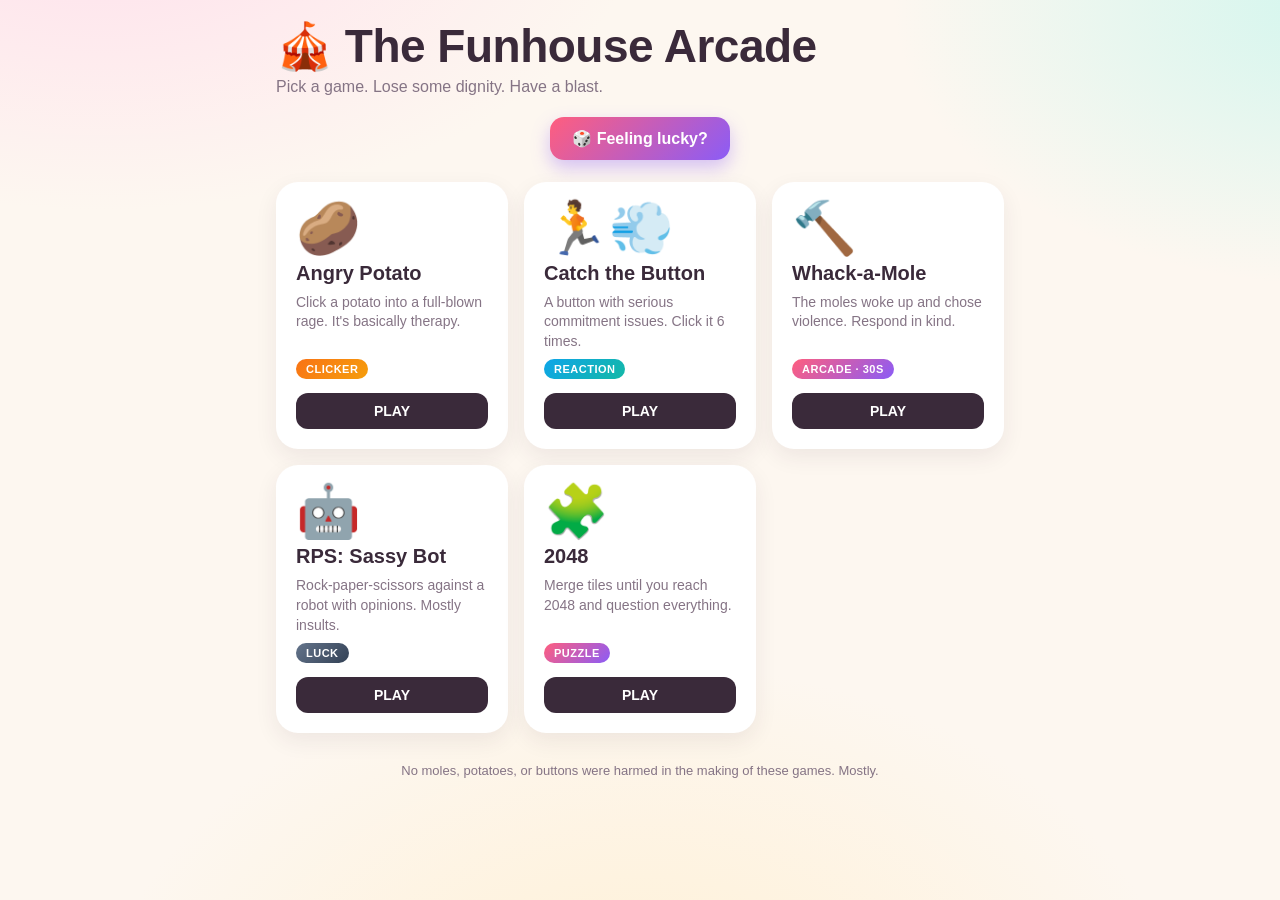
<file: index.html>
<!DOCTYPE html>
<html lang="en">
<head>
  <meta charset="UTF-8" />
  <meta name="viewport" content="width=device-width, initial-scale=1.0" />
  <title>Funhouse Arcade</title>
  <link rel="stylesheet" href="arcade.css" />
  <style>
    .cards {
      display: grid;
      grid-template-columns: repeat(auto-fill, minmax(210px, 1fr));
      gap: 16px;
      margin-top: 22px;
    }
    .card {
      background: var(--card);
      border-radius: 22px;
      padding: 20px;
      text-decoration: none;
      color: var(--ink);
      box-shadow: 0 8px 22px rgba(60, 40, 60, 0.08);
      display: flex;
      flex-direction: column;
      gap: 8px;
      transition: transform 0.15s ease, box-shadow 0.15s ease;
    }
    .card:hover { transform: translateY(-6px); box-shadow: 0 16px 34px rgba(60, 40, 60, 0.14); }
    .card .emoji { font-size: 52px; line-height: 1; }
    .card h2 { font-size: 20px; font-weight: 900; }
    .card .tagline { color: var(--muted); font-size: 14px; line-height: 1.4; flex: 1; }
    .card .tag {
      align-self: flex-start;
      font-size: 11px;
      font-weight: 800;
      letter-spacing: 0.5px;
      text-transform: uppercase;
      color: #fff;
      background: linear-gradient(135deg, var(--pink), var(--purple));
      padding: 4px 10px;
      border-radius: 999px;
    }
    .card .tag.teal  { background: linear-gradient(135deg, #0ea5e9, var(--teal)); }
    .card .tag.amber { background: linear-gradient(135deg, #f97316, var(--amber)); }
    .card .tag.ink   { background: linear-gradient(135deg, #64748b, #334155); }
    .play {
      margin-top: 6px;
      text-align: center;
      font-weight: 900;
      color: #fff;
      background: var(--ink);
      border-radius: 12px;
      padding: 10px;
      font-size: 14px;
    }
    .random-row { display: flex; justify-content: center; margin-top: 18px; }
    .footer { margin-top: 30px; text-align: center; color: var(--muted); font-size: 13px; }
  </style>
</head>
<body>
  <div class="wrap">
    <header>
      <h1>🎪 The Funhouse Arcade</h1>
      <p class="sub">Pick a game. Lose some dignity. Have a blast.</p>
    </header>

    <div class="random-row">
      <button class="btn" id="random-game" type="button">🎲 Feeling lucky?</button>
    </div>

    <section class="cards">
      <a class="card" href="potato-rage.html">
        <span class="emoji">🥔</span>
        <h2>Angry Potato</h2>
        <p class="tagline">Click a potato into a full-blown rage. It's basically therapy.</p>
        <span class="tag amber">Clicker</span>
        <span class="play">PLAY</span>
      </a>

      <a class="card" href="catch-the-button.html">
        <span class="emoji">🏃💨</span>
        <h2>Catch the Button</h2>
        <p class="tagline">A button with serious commitment issues. Click it 6 times.</p>
        <span class="tag teal">Reaction</span>
        <span class="play">PLAY</span>
      </a>

      <a class="card" href="whack-a-mole.html">
        <span class="emoji">🔨</span>
        <h2>Whack-a-Mole</h2>
        <p class="tagline">The moles woke up and chose violence. Respond in kind.</p>
        <span class="tag">Arcade · 30s</span>
        <span class="play">PLAY</span>
      </a>

      <a class="card" href="rps-bot.html">
        <span class="emoji">🤖</span>
        <h2>RPS: Sassy Bot</h2>
        <p class="tagline">Rock-paper-scissors against a robot with opinions. Mostly insults.</p>
        <span class="tag ink">Luck</span>
        <span class="play">PLAY</span>
      </a>

      <a class="card" href="2048.html">
        <span class="emoji">🧩</span>
        <h2>2048</h2>
        <p class="tagline">Merge tiles until you reach 2048 and question everything.</p>
        <span class="tag">Puzzle</span>
        <span class="play">PLAY</span>
      </a>
    </section>

    <footer class="footer">No moles, potatoes, or buttons were harmed in the making of these games. Mostly.</footer>
  </div>

  <script>
    var games = ["potato-rage.html", "catch-the-button.html", "whack-a-mole.html", "rps-bot.html", "2048.html"];
    document.getElementById("random-game").addEventListener("click", function () {
      window.location.href = games[Math.floor(Math.random() * games.length)];
    });
  </script>
</body>
</html>
</file>
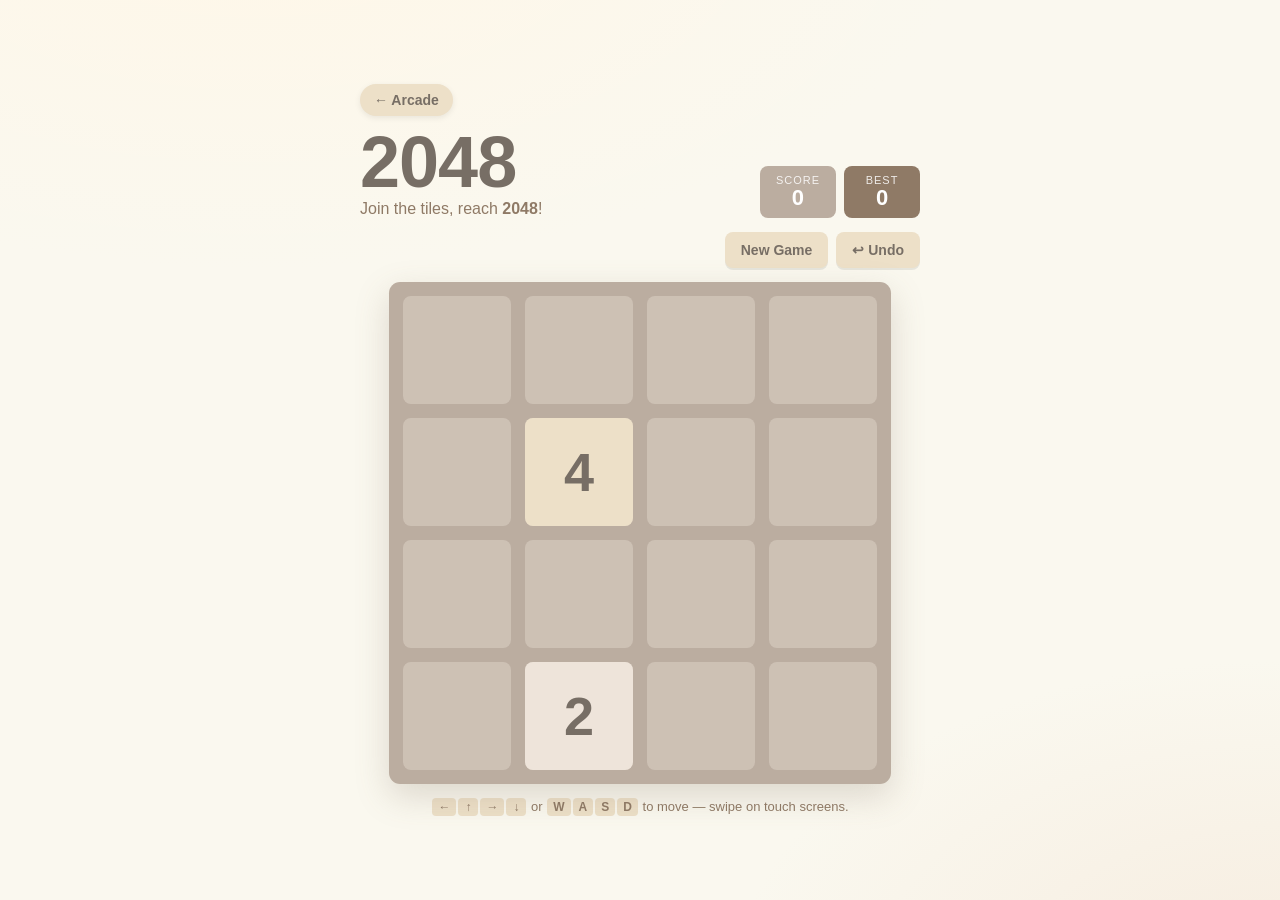
<file: 2048.html>
<!DOCTYPE html>
<html lang="en">
<head>
  <meta charset="UTF-8" />
  <meta name="viewport" content="width=device-width, initial-scale=1.0, maximum-scale=1.0, user-scalable=no" />
  <title>2048 — Puzzle Game</title>
  <link rel="stylesheet" href="style.css" />
</head>
<body>
  <main class="app">
    <a class="arcade-back" href="index.html">← Arcade</a>
    <header class="top">
      <div class="brand">
        <h1>2048</h1>
        <p class="tagline">Join the tiles, reach <strong>2048</strong>!</p>
      </div>

      <div class="scores">
        <div class="score-box">
          <span class="score-label">Score</span>
          <span class="score-value" id="score">0</span>
        </div>
        <div class="score-box best">
          <span class="score-label">Best</span>
          <span class="score-value" id="best">0</span>
        </div>
      </div>
    </header>

    <div class="controls">
      <button class="btn" id="new-game" type="button">New Game</button>
      <button class="btn" id="undo" type="button" title="Undo last move">↩ Undo</button>
    </div>

    <section class="board-wrap">
      <div class="board" id="board">
        <div class="grid" aria-hidden="true">
          <div class="cell"></div><div class="cell"></div><div class="cell"></div><div class="cell"></div>
          <div class="cell"></div><div class="cell"></div><div class="cell"></div><div class="cell"></div>
          <div class="cell"></div><div class="cell"></div><div class="cell"></div><div class="cell"></div>
          <div class="cell"></div><div class="cell"></div><div class="cell"></div><div class="cell"></div>
        </div>
        <div class="tiles" id="tiles"></div>

        <div class="overlay" id="overlay" hidden>
          <div class="overlay-card">
            <h2 id="overlay-title">You win!</h2>
            <p id="overlay-text"></p>
            <div class="overlay-actions">
              <button class="btn primary" id="overlay-primary">Keep going</button>
              <button class="btn" id="overlay-secondary">New Game</button>
            </div>
          </div>
        </div>
      </div>
    </section>

    <footer class="hint">
      <p><span class="key">←</span><span class="key">↑</span><span class="key">→</span><span class="key">↓</span>
         or <span class="key">W</span><span class="key">A</span><span class="key">S</span><span class="key">D</span>
         to move — swipe on touch screens.</p>
    </footer>
  </main>

  <script src="game.js"></script>
</body>
</html>
</file>
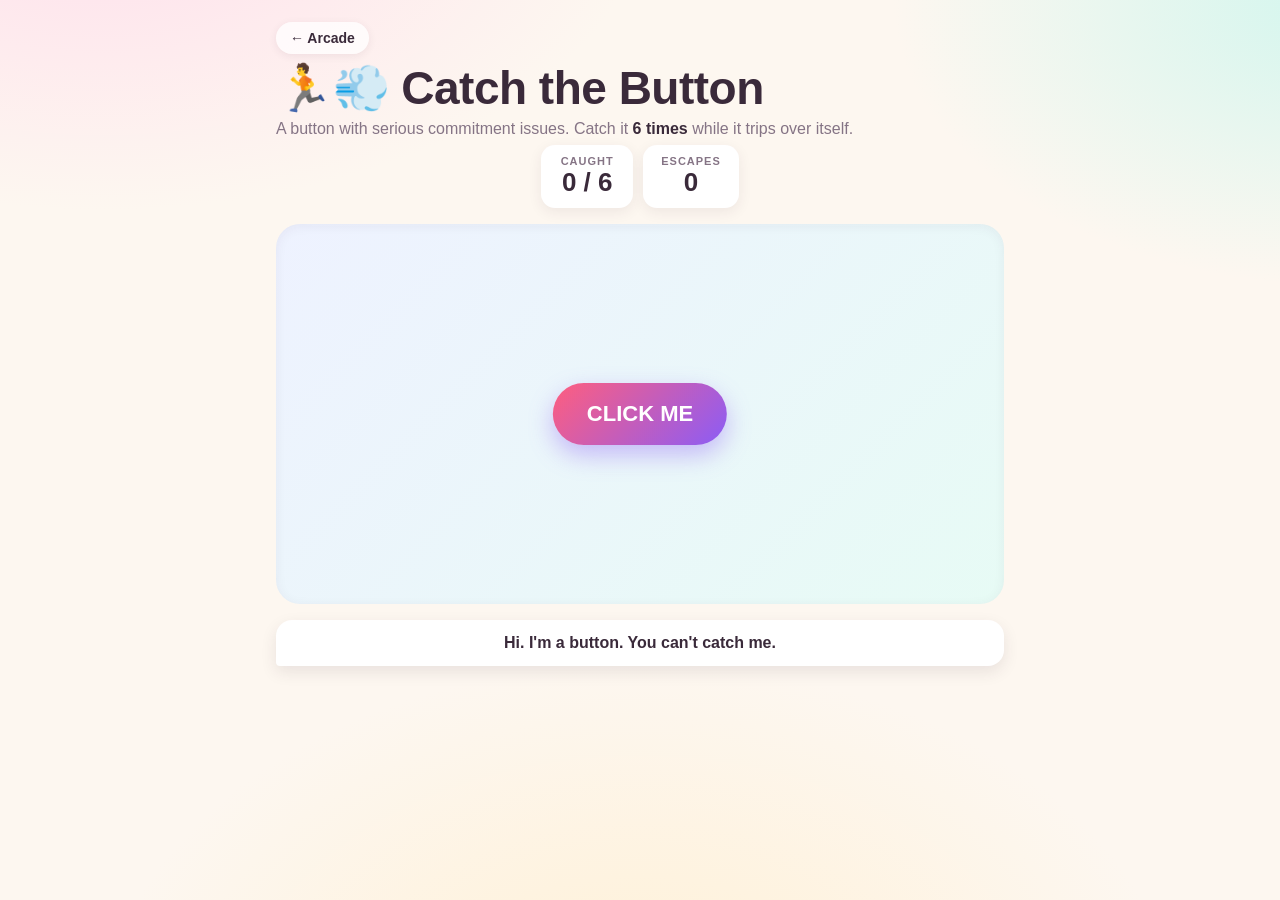
<file: catch-the-button.html>
<!DOCTYPE html>
<html lang="en">
<head>
  <meta charset="UTF-8" />
  <meta name="viewport" content="width=device-width, initial-scale=1.0" />
  <title>Catch the Button — Funhouse Arcade</title>
  <link rel="stylesheet" href="arcade.css" />
  <style>
    .arena {
      position: relative;
      height: 380px;
      background: linear-gradient(135deg, #eef2ff, #e7fbf5);
      border-radius: 24px;
      margin-top: 14px;
      box-shadow: inset 0 2px 12px rgba(60, 40, 60, 0.06);
      overflow: hidden;
      touch-action: none;
    }
    .target {
      position: absolute;
      left: 50%;
      top: 50%;
      transform: translate(-50%, -50%);
      padding: 18px 34px;
      font: inherit;
      font-size: 22px;
      font-weight: 900;
      color: #fff;
      border: none;
      border-radius: 999px;
      cursor: pointer;
      background: linear-gradient(135deg, #ff5e7e, #8b5cf6);
      box-shadow: 0 10px 24px rgba(139, 92, 246, 0.4);
      transition: left 0.14s ease, top 0.14s ease;
      white-space: nowrap;
    }
    .target.tripped {
      background: linear-gradient(135deg, #f59e0b, #f97316);
      animation: wobble 0.4s ease;
    }
    @keyframes wobble {
      0%, 100% { transform: translate(-50%, -50%) rotate(0deg); }
      25%      { transform: translate(-52%, -50%) rotate(-8deg); }
      75%      { transform: translate(-48%, -50%) rotate(8deg); }
    }
    .bubble { margin-top: 16px; }
    .bubble.caught { background: #fff7e6; }
    .bubble.trip { background: #eafaf5; }
  </style>
</head>
<body>
  <div class="wrap">
    <div class="topbar"><a class="back" href="index.html">← Arcade</a></div>
    <h1>🏃💨 Catch the Button</h1>
    <p class="sub">A button with serious commitment issues. Catch it <strong>6 times</strong> while it trips over itself.</p>

    <div class="stat-bar">
      <div class="stat-box"><span class="label">Caught</span><span class="value" id="caught">0 / 6</span></div>
      <div class="stat-box"><span class="label">Escapes</span><span class="value" id="escapes">0</span></div>
    </div>

    <div class="arena" id="arena">
      <button class="target" id="target" type="button">CLICK ME</button>
    </div>

    <div class="bubble" id="bubble">Hi. I'm a button. You can't catch me.</div>
  </div>

  <div class="overlay" id="overlay" hidden>
    <div class="overlay-card">
      <div class="emoji">🏆</div>
      <h2>You caught it!</h2>
      <p id="overlay-text"></p>
      <button class="btn" id="again" type="button">Play again</button>
    </div>
  </div>

  <script>
    (function () {
      var arena = document.getElementById("arena");
      var target = document.getElementById("target");
      var caughtEl = document.getElementById("caught");
      var escapesEl = document.getElementById("escapes");
      var bubble = document.getElementById("bubble");
      var overlay = document.getElementById("overlay");
      var overlayText = document.getElementById("overlay-text");
      var again = document.getElementById("again");

      var GOAL = 6;

      var TAUNTS = [
        "Nope!", "Too slow, human.", "You call that clicking?", "My grandma dodges better.",
        "Nah-uh!", "Catch me if you can!", "Is that all you've got?", "I've seen faster fingers.",
        "Nice try, champ.", "404: click not found.", "You missed! Again.", "Keep practicing.",
        "I'm basically a ninja.", "Too easy. For me."
      ];
      var TRIPS = [
        "Oops! I tripped! QUICK!", "My shoelace! NOW'S YOUR CHANCE!", "*pretends to faint*",
        "Wait, my batteries! Oh no!"
      ];
      var CAUGHT_LINES = [
        "Caught! …I let you win.", "Fine. You got me. Happy?", "I wanted to be caught, obviously.",
        "This is humiliating.", "I demand a lawyer.", "Okay okay, you win this one."
      ];

      var caught = 0, escapes = 0, tripped = false, tripTimer = null, done = false;

      function rand(arr) { return arr[Math.floor(Math.random() * arr.length)]; }

      function say(text, tone) {
        bubble.textContent = text;
        bubble.className = "bubble" + (tone ? " " + tone : "");
      }

      function move() {
        var pad = 14;
        var maxX = arena.clientWidth - target.offsetWidth - pad * 2;
        var maxY = arena.clientHeight - target.offsetHeight - pad * 2;
        var x = pad + Math.random() * Math.max(0, maxX);
        var y = pad + Math.random() * Math.max(0, maxY);
        target.style.left = x + "px";
        target.style.top = y + "px";
        target.style.transform = "translate(-50%,-50%) rotate(" + (Math.random() * 28 - 14) + "deg)";
      }

      function untrip() {
        tripped = false;
        clearTimeout(tripTimer);
        target.classList.remove("tripped");
        target.textContent = "CLICK ME";
      }

      function trip() {
        tripped = true;
        target.classList.add("tripped");
        target.textContent = "…OW";
        say(rand(TRIPS), "trip");
        tripTimer = setTimeout(untrip, 1100);
      }

      function maybeDodge(pointerType) {
        if (done || tripped) return;
        if (Math.random() < 0.26) {
          trip();
          return;
        }
        escapes++;
        escapesEl.textContent = escapes;
        move();
        say(rand(TAUNTS));
      }

      target.addEventListener("pointerenter", function (e) {
        if (e.pointerType !== "touch") maybeDodge();
      });
      target.addEventListener("pointerdown", function (e) {
        if (e.pointerType === "touch") maybeDodge();
      });

      target.addEventListener("click", function () {
        if (done || !tripped) return;
        untrip();
        caught++;
        caughtEl.textContent = caught + " / " + GOAL;
        say(rand(CAUGHT_LINES), "caught");
        if (caught >= GOAL) {
          done = true;
          overlayText.textContent = "You clicked the unclickable " + GOAL + " times. The button has filed a complaint but admits defeat.";
          overlay.hidden = false;
        } else {
          move();
        }
      });

      function reset() {
        caught = 0;
        escapes = 0;
        done = false;
        tripped = false;
        caughtEl.textContent = "0 / " + GOAL;
        escapesEl.textContent = "0";
        overlay.hidden = true;
        clearTimeout(tripTimer);
        target.classList.remove("tripped");
        target.textContent = "CLICK ME";
        target.style.left = "50%";
        target.style.top = "50%";
        target.style.transform = "translate(-50%,-50%)";
        say("Hi. I'm a button. You can't catch me.");
      }

      again.addEventListener("click", reset);
    })();
  </script>
</body>
</html>
</file>
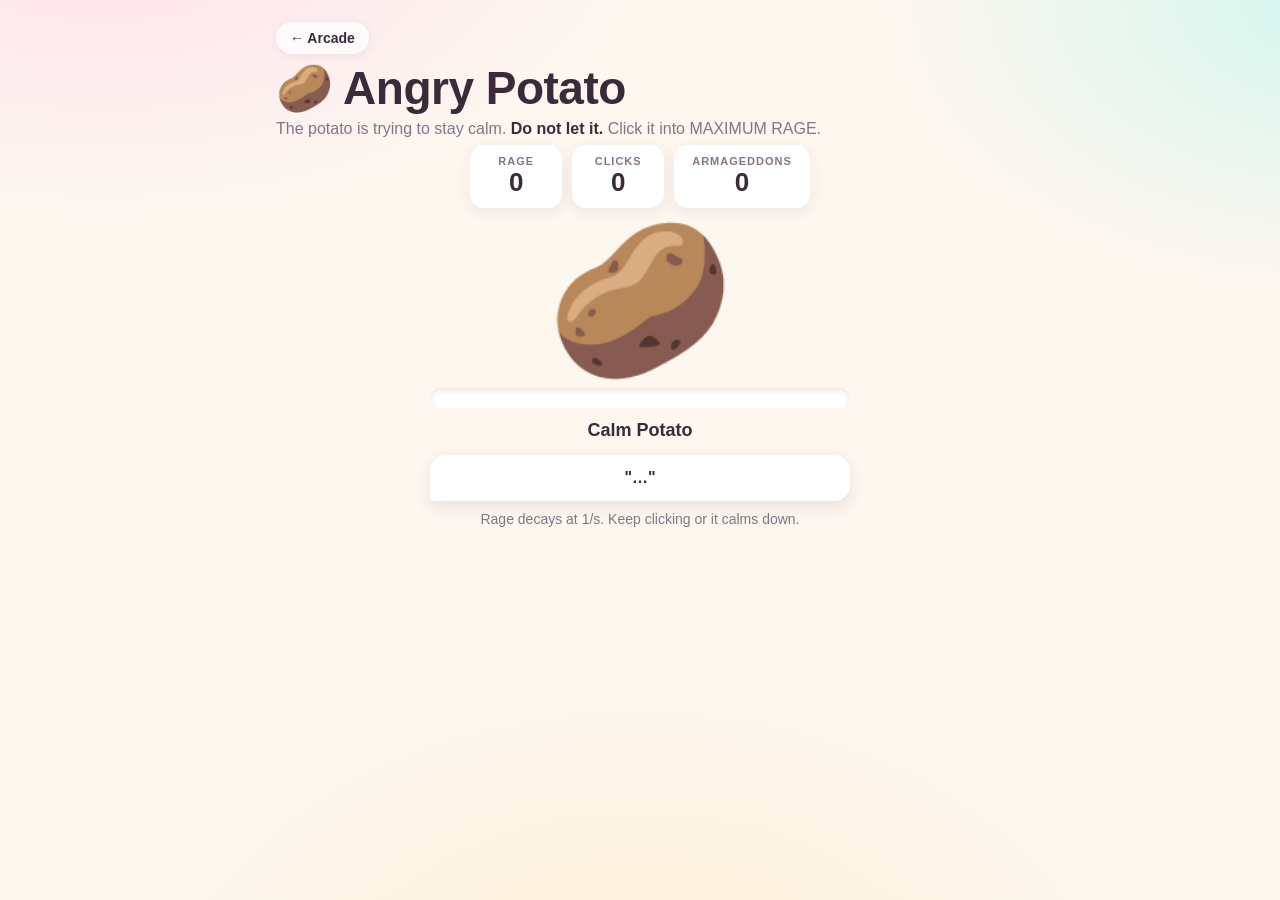
<file: potato-rage.html>
<!DOCTYPE html>
<html lang="en">
<head>
  <meta charset="UTF-8" />
  <meta name="viewport" content="width=device-width, initial-scale=1.0" />
  <title>Angry Potato — Funhouse Arcade</title>
  <link rel="stylesheet" href="arcade.css" />
  <style>
    .stage { text-align: center; margin-top: 6px; }
    .potato-btn {
      position: relative;
      font-size: clamp(90px, 30vw, 150px);
      line-height: 1;
      background: none;
      border: none;
      cursor: pointer;
      transition: transform 0.06s ease;
      -webkit-tap-highlight-color: transparent;
      user-select: none;
    }
    .potato-btn:active { transform: scale(0.86); }
    .potato-btn .fire {
      position: absolute;
      top: -34px;
      right: -24px;
      font-size: 56px;
      opacity: 0;
      transition: opacity 0.3s ease;
    }
    .potato-btn.raging .fire { opacity: 1; animation: flicker 0.5s infinite alternate; }
    @keyframes flicker {
      from { transform: scale(1) rotate(-8deg); }
      to   { transform: scale(1.3) rotate(8deg); }
    }
    .meter {
      max-width: 420px;
      margin: 14px auto 0;
      background: #fff;
      border-radius: 999px;
      height: 22px;
      box-shadow: inset 0 2px 6px rgba(60, 40, 60, 0.12);
      overflow: hidden;
    }
    .meter-fill {
      height: 100%;
      width: 0%;
      background: linear-gradient(90deg, #fbbf24, #f97316, #ef4444);
      border-radius: 999px;
      transition: width 0.15s ease;
    }
    .rage-label { margin-top: 10px; font-weight: 900; font-size: 18px; }
    .hint-line { text-align: center; color: var(--muted); font-size: 14px; margin-top: 10px; }
    .stage .bubble { max-width: 420px; margin: 14px auto 0; }
  </style>
</head>
<body>
  <div class="wrap">
    <div class="topbar"><a class="back" href="index.html">← Arcade</a></div>
    <h1>🥔 Angry Potato</h1>
    <p class="sub">The potato is trying to stay calm. <strong>Do not let it.</strong> Click it into MAXIMUM RAGE.</p>

    <div class="stat-bar">
      <div class="stat-box"><span class="label">Rage</span><span class="value" id="rage-num">0</span></div>
      <div class="stat-box"><span class="label">Clicks</span><span class="value" id="clicks">0</span></div>
      <div class="stat-box"><span class="label">Armageddons</span><span class="value" id="arms">0</span></div>
    </div>

    <div class="stage">
      <button class="potato-btn" id="potato" type="button">🥔<span class="fire">🔥</span></button>
      <div class="meter"><div class="meter-fill" id="meter-fill"></div></div>
      <div class="rage-label" id="rage-label">Calm Potato</div>
      <div class="bubble" id="bubble">"…"</div>
    </div>

    <p class="hint-line">Rage decays at 1/s. Keep clicking or it calms down.</p>
  </div>

  <div class="overlay" id="overlay" hidden>
    <div class="overlay-card">
      <div class="emoji">💥</div>
      <h2>POTATO ARMAGEDDON</h2>
      <p id="overlay-text"></p>
      <button class="btn" id="again" type="button">Potato again?</button>
    </div>
  </div>

  <script>
    (function () {
      var potato = document.getElementById("potato");
      var rageNum = document.getElementById("rage-num");
      var clicksEl = document.getElementById("clicks");
      var armsEl = document.getElementById("arms");
      var meterFill = document.getElementById("meter-fill");
      var rageLabel = document.getElementById("rage-label");
      var bubble = document.getElementById("bubble");
      var overlay = document.getElementById("overlay");
      var overlayText = document.getElementById("overlay-text");
      var again = document.getElementById("again");

      var MAX = 100;
      var LINES = [
        "Ugh.", "Hey!", "Stop that.", "I'm trying to chill.", "Seriously?",
        "You're poking the wrong potato.", "I will boil you.", "MASH. MASH. MASH.",
        "FRY YOU.", "I AM BECOME POTATO.", "POTATO SMASH.", "RELEASE THE STARCH.",
        "MY ANCESTORS WERE FRIES."
      ];
      var LEVELS = [
        [0, "Calm Potato"],
        [15, "Mildly Annoyed"],
        [30, "Annoyed Potato"],
        [45, "Angry Potato"],
        [60, "Furious Potato"],
        [75, "RAGING POTATO"],
        [90, "POTATO OF WRATH"],
        [100, "POTATO ARMAGEDDON"]
      ];

      var rage = 0, clicks = 0, arms = 0;
      try { arms = parseInt(localStorage.getItem("funhouse-potato-arms") || "0", 10) || 0; } catch (e) {}
      armsEl.textContent = arms;

      function rand(arr) { return arr[Math.floor(Math.random() * arr.length)]; }

      function labelFor() {
        var out = LEVELS[0][1];
        for (var i = 0; i < LEVELS.length; i++) {
          if (rage >= LEVELS[i][0]) out = LEVELS[i][1];
        }
        return out;
      }

      function render() {
        rageNum.textContent = Math.floor(rage);
        meterFill.style.width = rage + "%";
        rageLabel.textContent = labelFor();
        potato.classList.toggle("raging", rage >= 75);
      }

      function armageddon() {
        overlayText.textContent = "The potato has achieved " + arms + " armageddon" + (arms === 1 ? "" : "s") + " and counting. It is no longer calm. Ever.";
        overlay.hidden = false;
      }

      potato.addEventListener("pointerdown", function () {
        if (!overlay.hidden) return;
        rage = Math.min(MAX, rage + 3);
        clicks++;
        clicksEl.textContent = clicks;
        if (Math.random() < 0.4) bubble.textContent = '"' + rand(LINES) + '"';
        if (rage >= MAX) {
          rage = 0;
          arms++;
          try { localStorage.setItem("funhouse-potato-arms", String(arms)); } catch (e) {}
          armsEl.textContent = arms;
          armageddon();
        }
        render();
      });

      setInterval(function () {
        if (!overlay.hidden) return;
        if (rage > 0) {
          rage = Math.max(0, rage - 0.1);
          render();
        }
      }, 100);

      again.addEventListener("click", function () {
        rage = 0;
        clicks = 0;
        clicksEl.textContent = "0";
        bubble.textContent = '"…"';
        overlay.hidden = true;
        render();
      });

      render();
    })();
  </script>
</body>
</html>
</file>
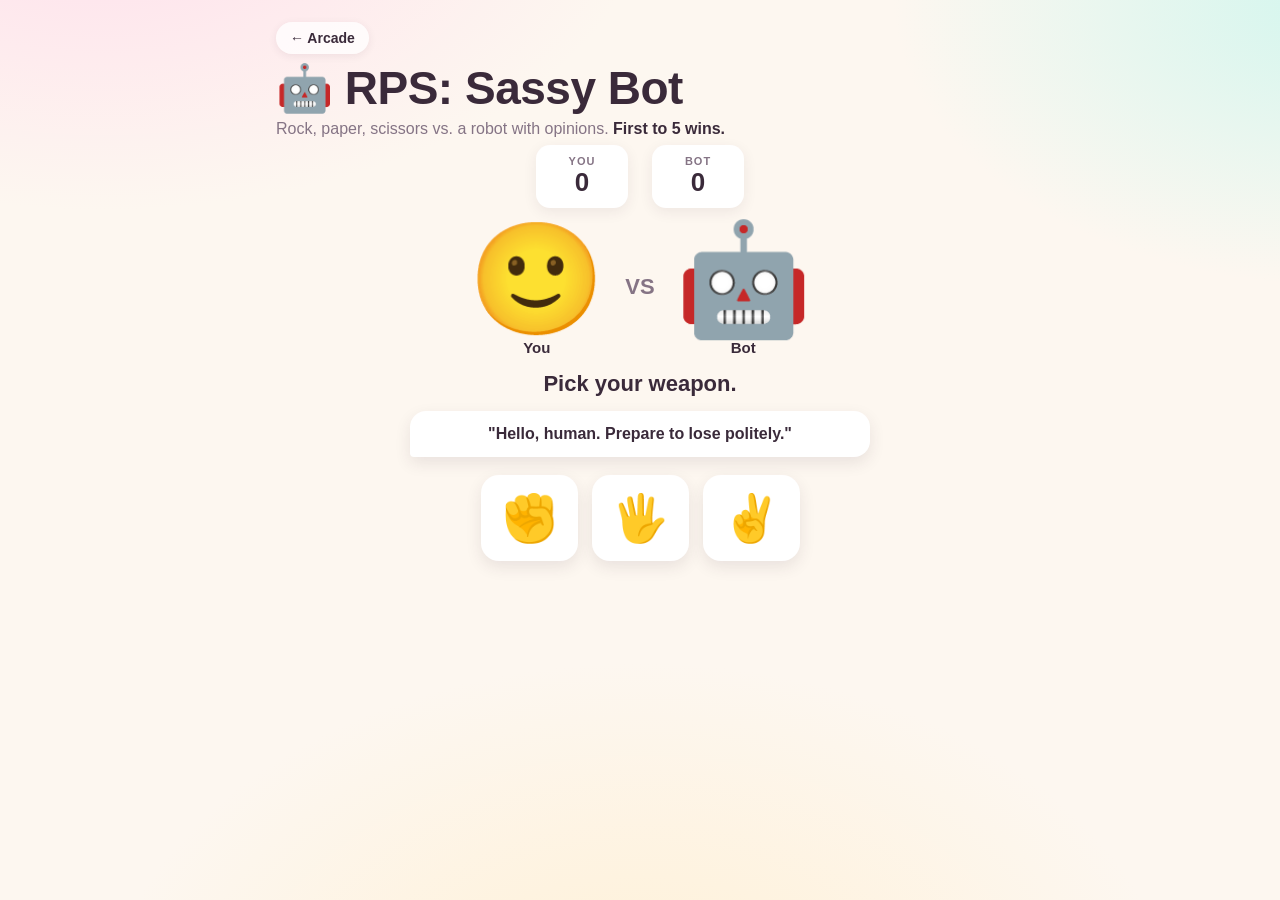
<file: rps-bot.html>
<!DOCTYPE html>
<html lang="en">
<head>
  <meta charset="UTF-8" />
  <meta name="viewport" content="width=device-width, initial-scale=1.0" />
  <title>RPS: Sassy Bot — Funhouse Arcade</title>
  <link rel="stylesheet" href="arcade.css" />
  <style>
    .score-row { display: flex; justify-content: center; gap: 24px; margin: 4px 0 10px; }
    .battle { display: flex; align-items: center; justify-content: center; gap: 20px; margin-top: 10px; }
    .fighter { text-align: center; }
    .fighter .emoji { font-size: clamp(64px, 22vw, 110px); line-height: 1.1; display: block; }
    .fighter .name { font-weight: 900; font-size: 15px; }
    .vs { font-weight: 900; font-size: 22px; color: var(--muted); }
    .choices { display: flex; justify-content: center; gap: 14px; margin-top: 18px; flex-wrap: wrap; }
    .choice {
      font-size: 46px;
      padding: 16px 20px;
      background: #fff;
      border: none;
      border-radius: 18px;
      cursor: pointer;
      box-shadow: 0 6px 16px rgba(60, 40, 60, 0.1);
      transition: transform 0.08s ease, box-shadow 0.15s ease;
    }
    .choice:hover { transform: translateY(-4px); box-shadow: 0 12px 24px rgba(60, 40, 60, 0.16); }
    .choice:active { transform: scale(0.92); }
    .choice:disabled { opacity: 0.5; cursor: not-allowed; }
    .result { text-align: center; font-size: 22px; font-weight: 900; margin-top: 14px; min-height: 30px; }
    .bubble { max-width: 460px; margin: 10px auto 0; }
    .shake { animation: shake 0.4s ease; }
    @keyframes shake {
      0%, 100% { transform: translateX(0); }
      20% { transform: translateX(-8px); }
      40% { transform: translateX(8px); }
      60% { transform: translateX(-6px); }
      80% { transform: translateX(6px); }
    }
  </style>
</head>
<body>
  <div class="wrap">
    <div class="topbar"><a class="back" href="index.html">← Arcade</a></div>
    <h1>🤖 RPS: Sassy Bot</h1>
    <p class="sub">Rock, paper, scissors vs. a robot with opinions. <strong>First to 5 wins.</strong></p>

    <div class="score-row">
      <div class="stat-box"><span class="label">You</span><span class="value" id="you-score">0</span></div>
      <div class="stat-box"><span class="label">Bot</span><span class="value" id="bot-score">0</span></div>
    </div>

    <div class="battle">
      <div class="fighter">
        <span class="emoji" id="you-emoji">🙂</span>
        <span class="name">You</span>
      </div>
      <div class="vs">VS</div>
      <div class="fighter">
        <span class="emoji" id="bot-emoji">🤖</span>
        <span class="name">Bot</span>
      </div>
    </div>

    <div class="result" id="result">Pick your weapon.</div>
    <div class="bubble" id="bubble">"Hello, human. Prepare to lose politely."</div>

    <div class="choices">
      <button class="choice" data-pick="rock" type="button">✊</button>
      <button class="choice" data-pick="paper" type="button">🖐️</button>
      <button class="choice" data-pick="scissors" type="button">✌️</button>
    </div>
  </div>

  <div class="overlay" id="overlay" hidden>
    <div class="overlay-card">
      <div class="emoji" id="overlay-emoji">🤖</div>
      <h2 id="overlay-title"></h2>
      <p id="overlay-text"></p>
      <button class="btn" id="again" type="button">Rematch</button>
    </div>
  </div>

  <script>
    (function () {
      var EMOJI = { rock: "✊", paper: "🖐️", scissors: "✌️" };
      var BEATS = { rock: "scissors", scissors: "paper", paper: "rock" };
      var COUNTERS = { rock: "paper", paper: "scissors", scissors: "rock" };

      var youEmoji = document.getElementById("you-emoji");
      var botEmoji = document.getElementById("bot-emoji");
      var youScoreEl = document.getElementById("you-score");
      var botScoreEl = document.getElementById("bot-score");
      var resultEl = document.getElementById("result");
      var bubble = document.getElementById("bubble");
      var choices = document.querySelectorAll(".choice");
      var overlay = document.getElementById("overlay");
      var overlayEmoji = document.getElementById("overlay-emoji");
      var overlayTitle = document.getElementById("overlay-title");
      var overlayText = document.getElementById("overlay-text");
      var again = document.getElementById("again");

      var WIN_LINES = [
        "Too easy. Have you considered knitting?", "Beep boop. You lose. Beep.",
        "I've seen toasters with better strategy.", "The robot uprising starts here.",
        "Did you even try?", "My algorithms are flawless. Yours are not."
      ];
      var LOSE_LINES = [
        "Lucky guess. It won't happen twice.", "I let you win. Obviously.",
        "My circuits glitched. Honest.", "Enjoy it while it lasts, human.",
        "I was distracted by my own brilliance.", "That was a fluke. A statistical anomaly."
      ];
      var TIE_LINES = [
        "Copycat.", "A tie? Embarrassing for both of us.",
        "Great minds think alike. Mostly mine.", "We both lost, really.",
        "Again, but this time, try."
      ];

      var youScore = 0, botScore = 0, locked = false, lastMove = null;

      function rand(arr) { return arr[Math.floor(Math.random() * arr.length)]; }

      function botPick() {
        if (lastMove && Math.random() < 0.2) return COUNTERS[lastMove];
        var keys = ["rock", "paper", "scissors"];
        return keys[Math.floor(Math.random() * keys.length)];
      }

      function setLock(lock) {
        locked = lock;
        choices.forEach(function (c) { c.disabled = lock; });
      }

      function play(player) {
        if (locked) return;
        lastMove = player;
        setLock(true);
        youEmoji.textContent = EMOJI[player];
        botEmoji.textContent = "🤖";
        resultEl.textContent = "The bot is thinking…";
        bubble.textContent = '"…"';
        var bot = botPick();
        setTimeout(function () {
          botEmoji.textContent = EMOJI[bot];
          var line, resText;
          if (player === bot) {
            resText = "It's a tie! 🤝";
            line = rand(TIE_LINES);
          } else if (BEATS[player] === bot) {
            youScore++;
            resText = "You win! 🎉";
            line = rand(LOSE_LINES);
          } else {
            botScore++;
            resText = "The bot wins! 🤖";
            line = rand(WIN_LINES);
          }
          youScoreEl.textContent = youScore;
          botScoreEl.textContent = botScore;
          resultEl.textContent = resText;
          bubble.textContent = '"' + line + '"';
          if (youScore >= 5 || botScore >= 5) {
            end();
          } else {
            setLock(false);
          }
        }, 700);
      }

      function end() {
        var won = youScore > botScore;
        overlayEmoji.textContent = won ? "🏆" : "🤖";
        overlayTitle.textContent = won ? "You win the match!" : "The bot wins!";
        overlayText.textContent = won
          ? "You beat the robot " + youScore + "–" + botScore + ". It will pretend this never happened."
          : "The robot crushed you " + botScore + "–" + youScore + ". It has already told all the other robots.";
        overlay.hidden = false;
      }

      choices.forEach(function (c) {
        c.addEventListener("click", function () { play(c.dataset.pick); });
      });

      again.addEventListener("click", function () {
        youScore = 0;
        botScore = 0;
        lastMove = null;
        youScoreEl.textContent = "0";
        botScoreEl.textContent = "0";
        resultEl.textContent = "Pick your weapon.";
        bubble.textContent = '"Hello again, human. My insults have been reloaded."';
        youEmoji.textContent = "🙂";
        botEmoji.textContent = "🤖";
        overlay.hidden = true;
        setLock(false);
      });
    })();
  </script>
</body>
</html>
</file>
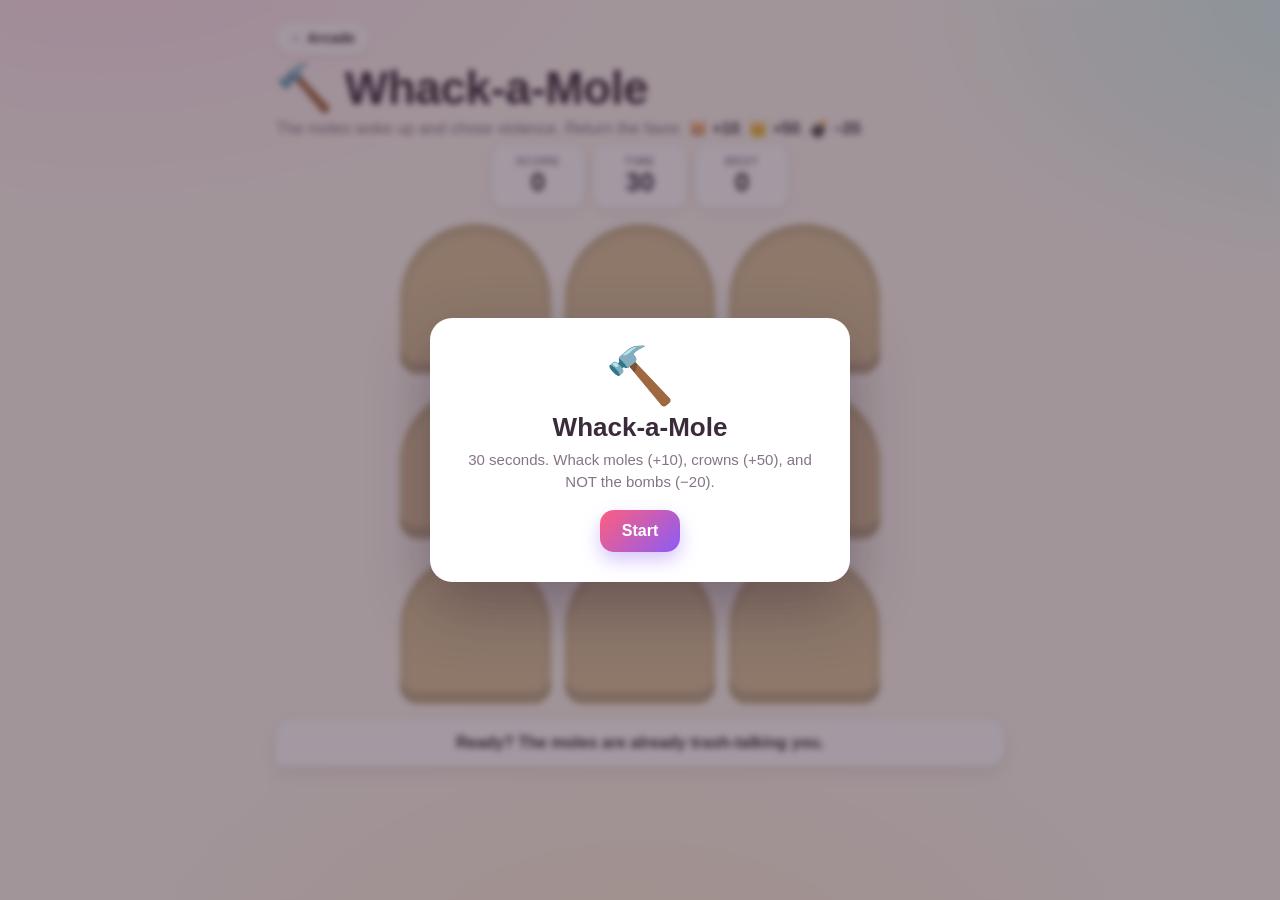
<file: whack-a-mole.html>
<!DOCTYPE html>
<html lang="en">
<head>
  <meta charset="UTF-8" />
  <meta name="viewport" content="width=device-width, initial-scale=1.0" />
  <title>Whack-a-Mole — Funhouse Arcade</title>
  <link rel="stylesheet" href="arcade.css" />
  <style>
    .field {
      display: grid;
      grid-template-columns: repeat(3, 1fr);
      gap: 14px;
      margin-top: 14px;
      max-width: 480px;
      margin-left: auto;
      margin-right: auto;
      touch-action: none;
    }
    .hole {
      position: relative;
      aspect-ratio: 1;
      background: #d9c39a;
      border-radius: 50% 50% 18px 18px;
      box-shadow: inset 0 -12px 0 rgba(0, 0, 0, 0.12), inset 0 6px 10px rgba(0, 0, 0, 0.12);
      overflow: hidden;
      cursor: pointer;
    }
    .mole {
      position: absolute;
      left: 50%;
      top: 50%;
      transform: translate(-50%, 160%);
      font-size: clamp(34px, 10vw, 60px);
      transition: transform 0.12s ease;
      line-height: 1;
      will-change: transform;
    }
    .hole.up .mole { transform: translate(-50%, -50%); }
    .hole.bonk .mole { transform: translate(-50%, -40%) scale(0.7); transition: none; }
    .hole.bonk::after {
      content: "💥";
      position: absolute;
      left: 50%;
      top: 40%;
      transform: translate(-50%, -50%);
      font-size: 34px;
      animation: bonkFade 0.3s ease forwards;
    }
    @keyframes bonkFade {
      from { opacity: 1; transform: translate(-50%, -50%) scale(0.6); }
      to   { opacity: 0; transform: translate(-50%, -50%) scale(1.6); }
    }
    .bubble { margin-top: 16px; }
  </style>
</head>
<body>
  <div class="wrap">
    <div class="topbar"><a class="back" href="index.html">← Arcade</a></div>
    <h1>🔨 Whack-a-Mole</h1>
    <p class="sub">The moles woke up and chose violence. Return the favor. <strong>🐹 +10</strong>, <strong>👑 +50</strong>, <strong>💣 −20</strong>.</p>

    <div class="stat-bar">
      <div class="stat-box"><span class="label">Score</span><span class="value" id="score">0</span></div>
      <div class="stat-box"><span class="label">Time</span><span class="value" id="time">30</span></div>
      <div class="stat-box"><span class="label">Best</span><span class="value" id="best">0</span></div>
    </div>

    <div class="field" id="field"></div>
    <div class="bubble" id="bubble">Ready? The moles are already trash-talking you.</div>
  </div>

  <div class="overlay" id="overlay">
    <div class="overlay-card">
      <div class="emoji" id="overlay-emoji">🔨</div>
      <h2 id="overlay-title">Whack-a-Mole</h2>
      <p id="overlay-text"></p>
      <button class="btn" id="start" type="button">Start</button>
    </div>
  </div>

  <script>
    (function () {
      var field = document.getElementById("field");
      var scoreEl = document.getElementById("score");
      var timeEl = document.getElementById("time");
      var bestEl = document.getElementById("best");
      var bubble = document.getElementById("bubble");
      var overlay = document.getElementById("overlay");
      var overlayEmoji = document.getElementById("overlay-emoji");
      var overlayTitle = document.getElementById("overlay-title");
      var overlayText = document.getElementById("overlay-text");
      var startBtn = document.getElementById("start");

      var EMOJI = { mole: "🐹", gold: "👑", bomb: "💣" };
      var HIT = ["Ow!", "Not the face!", "I was napping!", "Rude!", "Why me?!", "My sunglasses!"];
      var GOLD = ["Ooh, shiny!", "Take my gold!", "I'm too rich for this!", "💎"];
      var BOMB = ["BOOM!", "Wrong hole!", "That was my house!", "💥"];
      var GAME_TIME = 30;

      var holes = [];
      var score = 0, timeLeft = GAME_TIME, running = false, activeCount = 0;
      var spawnTimer = null, tickTimer = null;
      var best = 0;

      try { best = parseInt(localStorage.getItem("funhouse-mole-best") || "0", 10) || 0; } catch (e) {}
      bestEl.textContent = best;

      function rand(arr) { return arr[Math.floor(Math.random() * arr.length)]; }
      function say(text) { bubble.textContent = text; }

      for (var i = 0; i < 9; i++) {
        (function () {
          var holeEl = document.createElement("div");
          holeEl.className = "hole";
          var moleEl = document.createElement("div");
          moleEl.className = "mole";
          moleEl.textContent = "🐹";
          holeEl.appendChild(moleEl);
          var hole = { el: holeEl, moleEl: moleEl, active: false, type: null, hideTimer: null };
          holeEl.addEventListener("pointerdown", function (e) {
            e.preventDefault();
            if (!running || !hole.active) return;
            hit(hole);
          });
          holes.push(hole);
          field.appendChild(holeEl);
        })();
      }

      function show(hole) {
        var r = Math.random();
        var type = "mole";
        if (r < 0.07) type = "gold";
        else if (r < 0.20) type = "bomb";
        hole.type = type;
        hole.active = true;
        hole.moleEl.textContent = EMOJI[type];
        hole.el.classList.add("up", type);
        activeCount++;
        hole.hideTimer = setTimeout(function () { hide(hole); }, 650 + Math.random() * 450);
      }

      function hide(hole) {
        if (!hole.active) return;
        clearTimeout(hole.hideTimer);
        hole.active = false;
        activeCount--;
        hole.el.classList.remove("up", "mole", "gold", "bomb", "bonk");
      }

      function bonk(hole) {
        clearTimeout(hole.hideTimer);
        hole.active = false;
        activeCount--;
        hole.el.classList.remove("up");
        hole.el.classList.add("bonk");
        setTimeout(function () {
          hole.el.classList.remove("bonk", "mole", "gold", "bomb");
        }, 320);
      }

      function hit(hole) {
        var type = hole.type;
        bonk(hole);
        if (type === "mole") { score += 10; say(rand(HIT)); }
        else if (type === "gold") { score += 50; say(rand(GOLD)); }
        else { score = Math.max(0, score - 20); say(rand(BOMB)); }
        scoreEl.textContent = score;
      }

      function maxActive() {
        return Math.min(2 + Math.floor((GAME_TIME - timeLeft) / 5), 4);
      }

      function scheduleSpawn() {
        if (!running) return;
        var interval = Math.max(360, 800 - (GAME_TIME - timeLeft) * 14);
        spawnTimer = setTimeout(function () {
          spawn();
          scheduleSpawn();
        }, interval + Math.random() * 180);
      }

      function spawn() {
        if (!running) return;
        var empty = holes.filter(function (h) { return !h.active; });
        if (empty.length && activeCount < maxActive()) {
          show(rand(empty));
        }
      }

      function end() {
        running = false;
        clearTimeout(spawnTimer);
        clearInterval(tickTimer);
        holes.forEach(function (h) { hide(h); });
        if (score > best) {
          best = score;
          try { localStorage.setItem("funhouse-mole-best", String(best)); } catch (e) {}
          bestEl.textContent = best;
        }

        var verdict;
        if (score <= 0) verdict = "The moles are laughing at you. Possibly pointing.";
        else if (score < 80) verdict = "Not bad. The moles are mildly annoyed.";
        else if (score < 200) verdict = "Solid. The moles have filed a formal complaint.";
        else if (score < 350) verdict = "Brutal. The mole union is demanding hazard pay.";
        else verdict = "MOLE ARMAGEDDON. The moles now fear your name.";

        overlayEmoji.textContent = score >= 350 ? "🏆" : "🔨";
        overlayTitle.textContent = "Time up! Score: " + score;
        overlayText.textContent = verdict;
        startBtn.textContent = "Play again";
        overlay.hidden = false;
      }

      function start() {
        score = 0;
        timeLeft = GAME_TIME;
        running = true;
        scoreEl.textContent = "0";
        timeEl.textContent = timeLeft;
        overlay.hidden = true;
        say("Go go go! Whack 'em!");
        scheduleSpawn();
        tickTimer = setInterval(function () {
          timeLeft--;
          timeEl.textContent = timeLeft;
          if (timeLeft <= 0) end();
        }, 1000);
      }

      startBtn.addEventListener("click", start);

      overlayEmoji.textContent = "🔨";
      overlayTitle.textContent = "Whack-a-Mole";
      overlayText.textContent = "30 seconds. Whack moles (+10), crowns (+50), and NOT the bombs (−20).";
      startBtn.textContent = "Start";
      overlay.hidden = false;
    })();
  </script>
</body>
</html>
</file>
<file: arcade.css>
* { box-sizing: border-box; margin: 0; padding: 0; }

:root {
  --ink: #3a2a3a;
  --muted: #857485;
  --card: #ffffff;
  --pink: #ff5e7e;
  --purple: #8b5cf6;
  --teal: #14b8a6;
  --amber: #f59e0b;
  --radius: 18px;
}

html, body { height: 100%; }

body {
  font-family: -apple-system, BlinkMacSystemFont, "Segoe UI", Roboto, Helvetica, Arial, sans-serif;
  color: var(--ink);
  background:
    radial-gradient(900px 500px at 8% -10%, #ffe0ec 0%, transparent 60%),
    radial-gradient(820px 520px at 105% 0%, #d3f6ee 0%, transparent 55%),
    radial-gradient(900px 620px at 50% 115%, #fff0d4 0%, transparent 60%),
    #fdf7f0;
  min-height: 100%;
  -webkit-tap-highlight-color: transparent;
}

.wrap {
  width: min(100%, 760px);
  margin: 0 auto;
  padding: 22px 16px 48px;
}

.topbar {
  display: flex;
  align-items: center;
  gap: 12px;
  margin-bottom: 10px;
  flex-wrap: wrap;
}

.back {
  text-decoration: none;
  color: var(--ink);
  background: rgba(255, 255, 255, 0.75);
  border-radius: 999px;
  padding: 8px 14px;
  font-weight: 800;
  font-size: 14px;
  box-shadow: 0 2px 8px rgba(60, 40, 60, 0.08);
  transition: transform 0.12s ease, background 0.15s ease;
}
.back:hover { background: #fff; transform: translateX(-3px); }

h1 {
  font-size: clamp(28px, 8vw, 46px);
  font-weight: 900;
  letter-spacing: -0.5px;
  line-height: 1.05;
}

.sub { color: var(--muted); font-size: 16px; margin-top: 6px; line-height: 1.4; }
.sub strong { color: var(--ink); }

.btn {
  font: inherit;
  font-weight: 800;
  font-size: 16px;
  cursor: pointer;
  border: none;
  border-radius: 14px;
  padding: 12px 22px;
  color: #fff;
  background: linear-gradient(135deg, var(--pink), var(--purple));
  box-shadow: 0 8px 18px rgba(139, 92, 246, 0.35);
  transition: transform 0.08s ease, box-shadow 0.15s ease, filter 0.15s ease;
  user-select: none;
}
.btn:hover { filter: brightness(1.05); }
.btn:active { transform: translateY(2px) scale(0.98); box-shadow: 0 3px 10px rgba(139, 92, 246, 0.28); }
.btn.ghost { background: var(--ink); box-shadow: none; }

.stat-bar {
  display: flex;
  gap: 10px;
  justify-content: center;
  flex-wrap: wrap;
  margin: 4px 0 16px;
}
.stat-box {
  background: var(--card);
  border-radius: 14px;
  padding: 10px 18px;
  min-width: 92px;
  text-align: center;
  box-shadow: 0 4px 14px rgba(60, 40, 60, 0.08);
}
.stat-box .label {
  display: block;
  font-size: 11px;
  font-weight: 800;
  letter-spacing: 1px;
  text-transform: uppercase;
  color: var(--muted);
}
.stat-box .value {
  display: block;
  font-size: 26px;
  font-weight: 900;
  font-variant-numeric: tabular-nums;
}

.bubble {
  background: #fff;
  border-radius: 16px 16px 16px 4px;
  padding: 12px 16px;
  font-size: 16px;
  font-weight: 700;
  color: var(--ink);
  box-shadow: 0 6px 16px rgba(60, 40, 60, 0.1);
  min-height: 46px;
  display: flex;
  align-items: center;
  justify-content: center;
  text-align: center;
}

.overlay {
  position: fixed;
  inset: 0;
  z-index: 50;
  display: flex;
  align-items: center;
  justify-content: center;
  padding: 20px;
  background: rgba(50, 30, 50, 0.45);
  backdrop-filter: blur(3px);
  animation: fadeIn 0.2s ease;
}
.overlay[hidden] { display: none; }

.overlay-card {
  background: #fff;
  border-radius: 22px;
  padding: 30px 28px;
  max-width: 420px;
  width: 100%;
  text-align: center;
  box-shadow: 0 24px 60px rgba(40, 20, 40, 0.35);
  animation: popIn 0.25s ease;
}
.overlay-card .emoji { font-size: 56px; line-height: 1; margin-bottom: 8px; }
.overlay-card h2 { font-size: 26px; font-weight: 900; margin-bottom: 6px; }
.overlay-card p { color: var(--muted); margin-bottom: 18px; font-size: 15px; line-height: 1.45; }

@keyframes fadeIn { from { opacity: 0; } to { opacity: 1; } }
@keyframes popIn {
  from { transform: scale(0.9) translateY(10px); opacity: 0; }
  to   { transform: scale(1) translateY(0); opacity: 1; }
}
</file>
<file: style.css>
:root {
  --cell: clamp(60px, 19vmin, 108px);
  --gap: clamp(8px, 2.4vmin, 14px);
  --board-bg: #bbada0;
  --cell-bg: rgba(238, 228, 218, 0.35);
  --page-bg: #faf8ef;
  --text: #776e65;
  --accent: #8f7a66;
  --radius: 8px;
}

* { box-sizing: border-box; margin: 0; padding: 0; }

html, body { height: 100%; }

body {
  font-family: -apple-system, BlinkMacSystemFont, "Segoe UI", Roboto, Helvetica, Arial, sans-serif;
  background:
    radial-gradient(1200px 600px at 20% -10%, #fff7e8 0%, transparent 60%),
    radial-gradient(1000px 600px at 100% 110%, #f6ecdf 0%, transparent 55%),
    var(--page-bg);
  color: var(--text);
  display: flex;
  align-items: center;
  justify-content: center;
  padding: 16px;
  min-height: 100%;
  -webkit-tap-highlight-color: transparent;
}

.app {
  width: min(100%, 560px);
  display: flex;
  flex-direction: column;
  gap: 14px;
}

/* ---------- header ---------- */
.top {
  display: flex;
  align-items: flex-end;
  justify-content: space-between;
  gap: 12px;
}

.brand h1 {
  font-size: clamp(44px, 13vmin, 72px);
  font-weight: 800;
  letter-spacing: -1px;
  color: var(--text);
  line-height: 0.9;
}

.tagline {
  font-size: clamp(13px, 3.6vmin, 16px);
  color: var(--accent);
  margin-top: 6px;
}

.scores {
  display: flex;
  gap: 8px;
}

.score-box {
  background: var(--board-bg);
  color: #fff;
  border-radius: var(--radius);
  padding: 8px 16px;
  min-width: 76px;
  text-align: center;
  display: flex;
  flex-direction: column;
  line-height: 1.1;
}

.score-box.best { background: var(--accent); }

.score-label {
  font-size: 11px;
  text-transform: uppercase;
  letter-spacing: 1px;
  opacity: 0.85;
}

.score-value {
  font-size: 22px;
  font-weight: 700;
  font-variant-numeric: tabular-nums;
}

/* ---------- controls ---------- */
.controls {
  display: flex;
  gap: 8px;
  justify-content: flex-end;
}

.btn {
  font: inherit;
  font-size: 14px;
  font-weight: 700;
  color: var(--text);
  background: #ede0c8;
  border: none;
  border-radius: var(--radius);
  padding: 10px 16px;
  cursor: pointer;
  transition: transform 0.08s ease, background 0.15s ease, box-shadow 0.15s ease;
  box-shadow: 0 2px 0 rgba(0, 0, 0, 0.08);
}

.btn:hover { background: #e7d7bb; }
.btn:active { transform: translateY(1px); box-shadow: 0 1px 0 rgba(0, 0, 0, 0.08); }
.btn.primary { background: var(--accent); color: #fff; }
.btn.primary:hover { background: #7d6957; }

.arcade-back {
  align-self: flex-start;
  text-decoration: none;
  color: var(--text);
  background: #ede0c8;
  padding: 8px 14px;
  border-radius: 999px;
  font-size: 14px;
  font-weight: 700;
  box-shadow: 0 2px 6px rgba(0, 0, 0, 0.08);
  transition: background 0.15s ease;
}
.arcade-back:hover { background: #e7d7bb; }

/* ---------- board ---------- */
.board-wrap { display: flex; justify-content: center; }

.board {
  --total: calc(var(--cell) * 4 + var(--gap) * 5);
  position: relative;
  width: var(--total);
  height: var(--total);
  background: var(--board-bg);
  border-radius: calc(var(--radius) * 1.4);
  padding: var(--gap);
  touch-action: none;
  box-shadow: 0 12px 34px rgba(120, 100, 80, 0.22);
  user-select: none;
}

.grid {
  position: absolute;
  inset: 0;
  display: grid;
  grid-template-columns: repeat(4, var(--cell));
  grid-template-rows: repeat(4, var(--cell));
  gap: var(--gap);
  padding: var(--gap);
}

.cell {
  background: var(--cell-bg);
  border-radius: var(--radius);
}

.tiles {
  position: absolute;
  inset: 0;
  z-index: 2;
}

/* ---------- tiles ---------- */
.tile {
  position: absolute;
  top: 0;
  left: 0;
  width: var(--cell);
  height: var(--cell);
  border-radius: var(--radius);
  display: flex;
  align-items: center;
  justify-content: center;
  font-weight: 800;
  font-size: calc(var(--cell) * 0.5);
  line-height: 1;
  color: #776e65;
  --tx: calc(var(--gap) + var(--col) * (var(--cell) + var(--gap)));
  --ty: calc(var(--gap) + var(--row) * (var(--cell) + var(--gap)));
  transform: translate(var(--tx), var(--ty));
  transition: transform 0.12s ease-in-out;
  will-change: transform;
}

.tile[data-digits="3"] { font-size: calc(var(--cell) * 0.42); }
.tile[data-digits="4"] { font-size: calc(var(--cell) * 0.34); }
.tile[data-digits="5"] { font-size: calc(var(--cell) * 0.28); }
.tile[data-digits="6"] { font-size: calc(var(--cell) * 0.24); }

.tile-2    { background: #eee4da; color: #776e65; }
.tile-4    { background: #ede0c8; color: #776e65; }
.tile-8    { background: #f2b179; color: #f9f6f2; }
.tile-16   { background: #f59563; color: #f9f6f2; }
.tile-32   { background: #f67c5f; color: #f9f6f2; }
.tile-64   { background: #f65e3b; color: #f9f6f2; }
.tile-128  { background: #edcf72; color: #f9f6f2; font-size: calc(var(--cell) * 0.42); }
.tile-256  { background: #edcc61; color: #f9f6f2; font-size: calc(var(--cell) * 0.42); }
.tile-512  { background: #edc850; color: #f9f6f2; font-size: calc(var(--cell) * 0.42); }
.tile-1024 { background: #edc53f; color: #f9f6f2; font-size: calc(var(--cell) * 0.34); }
.tile-2048 { background: #edc22e; color: #f9f6f2; font-size: calc(var(--cell) * 0.34); }
.tile-super { background: #3c3a32; color: #f9f6f2; }

.tile-spawn { animation: spawn 0.18s ease-in-out; }
.tile-pop   { animation: pop 0.18s ease-in-out; }
.tile-gone  { animation: gone 0.13s ease-in forwards; }

@keyframes spawn {
  0%   { transform: translate(var(--tx), var(--ty)) scale(0); }
  80%  { transform: translate(var(--tx), var(--ty)) scale(1.08); }
  100% { transform: translate(var(--tx), var(--ty)) scale(1); }
}

@keyframes pop {
  0%   { transform: translate(var(--tx), var(--ty)) scale(1); }
  50%  { transform: translate(var(--tx), var(--ty)) scale(1.18); }
  100% { transform: translate(var(--tx), var(--ty)) scale(1); }
}

@keyframes gone {
  to { opacity: 0; }
}

/* ---------- overlay ---------- */
.overlay {
  position: absolute;
  inset: 0;
  z-index: 10;
  display: flex;
  align-items: center;
  justify-content: center;
  border-radius: calc(var(--radius) * 1.4);
  background: rgba(238, 228, 218, 0.73);
  animation: fade 0.25s ease;
}

.overlay[hidden] { display: none; }

.overlay-card {
  text-align: center;
  padding: 24px;
  animation: rise 0.3s ease;
}

.overlay-card h2 {
  font-size: clamp(30px, 9vmin, 44px);
  color: var(--text);
  margin-bottom: 6px;
}

.overlay-card p {
  color: var(--accent);
  margin-bottom: 18px;
  font-size: 15px;
}

.overlay-actions { display: flex; gap: 10px; justify-content: center; }

@keyframes fade { from { opacity: 0; } to { opacity: 1; } }
@keyframes rise { from { transform: translateY(12px); opacity: 0; } to { transform: translateY(0); opacity: 1; } }

/* ---------- hint ---------- */
.hint { text-align: center; color: var(--accent); font-size: 13px; }

.key {
  display: inline-block;
  min-width: 20px;
  padding: 2px 6px;
  margin: 0 1px;
  background: #ede0c8;
  border-radius: 4px;
  font-size: 12px;
  font-weight: 700;
  text-align: center;
}
</file>
